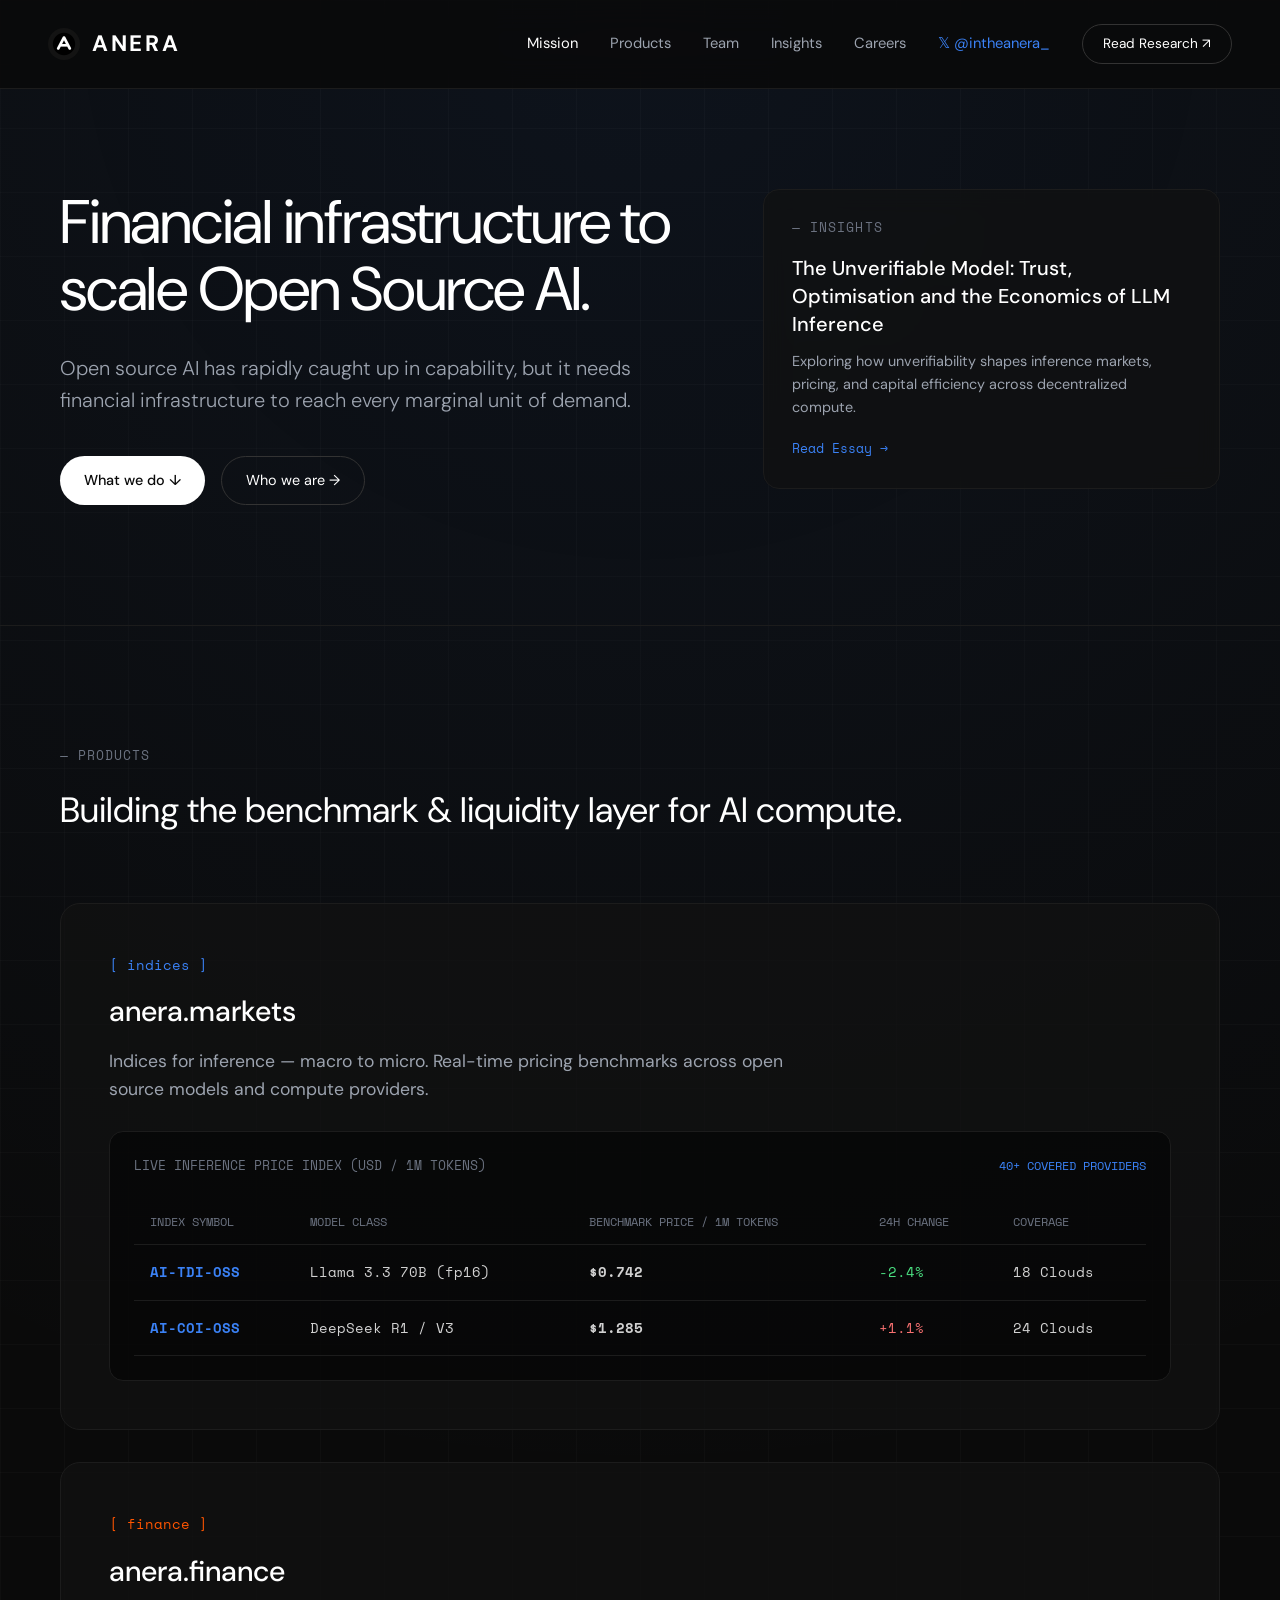
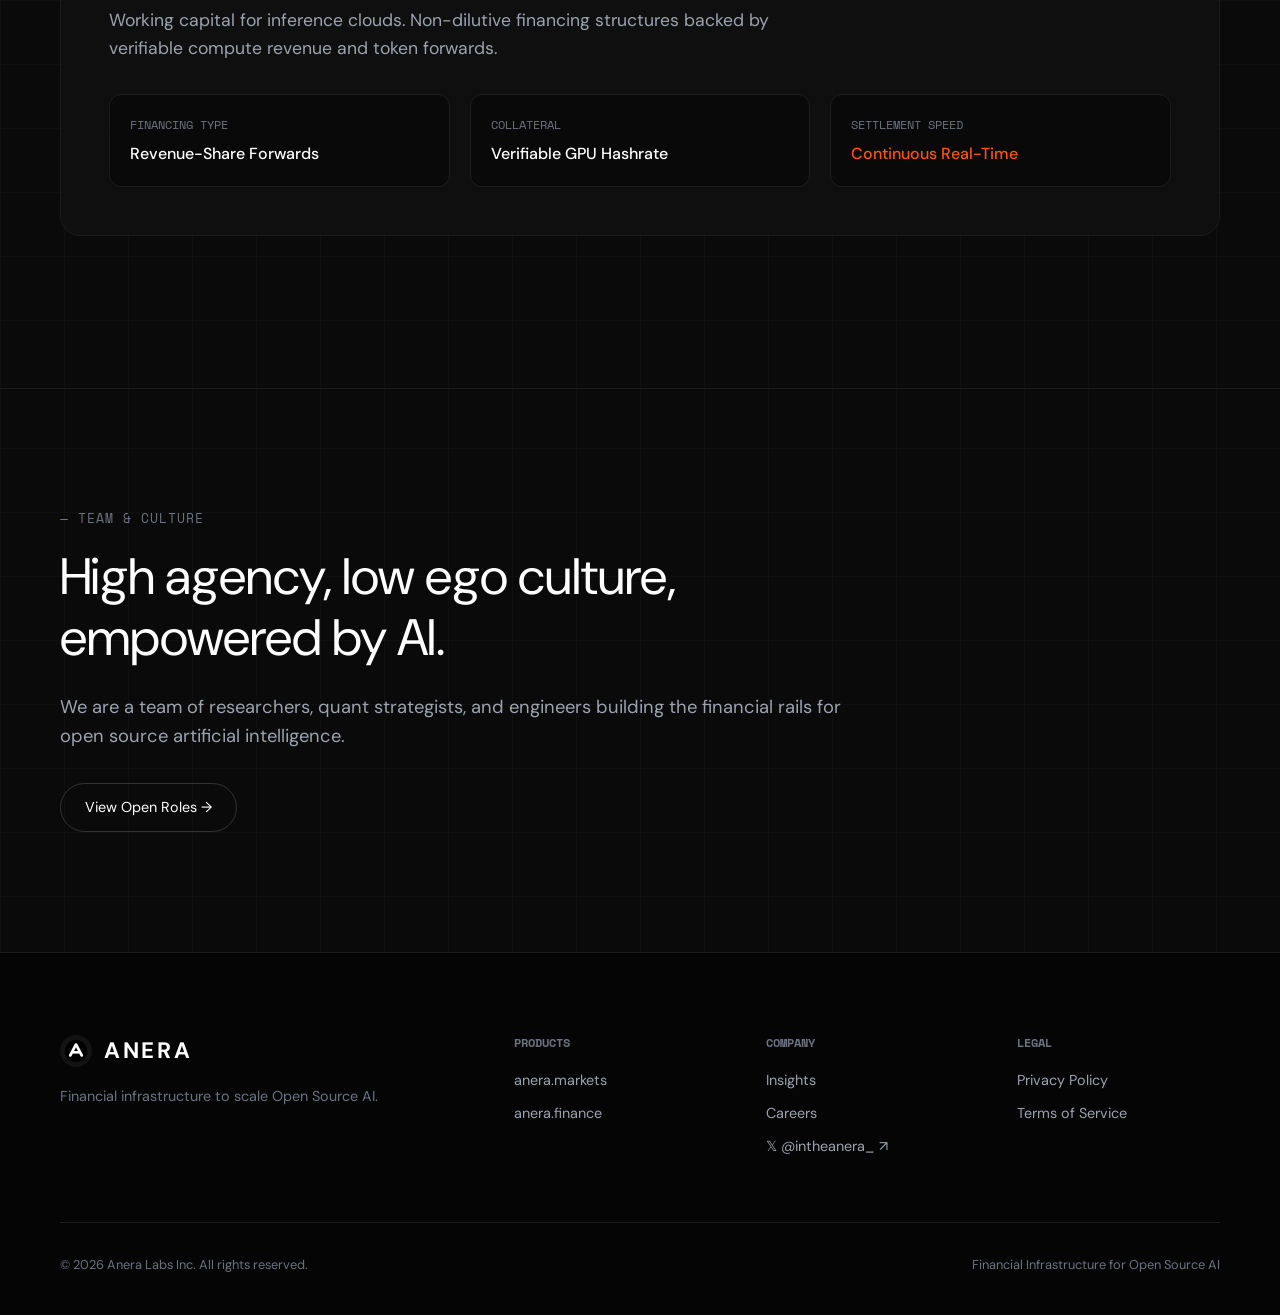
<file: index.html>
<!DOCTYPE html>
<html lang="en">
<head>
  <meta charset="utf-8" />
  <meta name="viewport" content="width=device-width, initial-scale=1" />
  <meta name="virtual-protocol-site-verification" content="339cc71b25d62fe605eab6b9a2bfd3e9" />
  <title>Anera Labs — Financial infrastructure for Open Source AI</title>
  <meta name="description" content="Financial infrastructure to scale Open Source AI. Indices, derivatives, and capital markets for GPU inference." />
  <meta name="theme-color" content="#0a0a0a" />
  <link rel="icon" type="image/x-icon" href="favicon.svg" />
  <link rel="stylesheet" href="styles.css" />
  <meta property="og:title" content="Anera Labs — Financial infrastructure for Open Source AI" />
  <meta property="og:description" content="Financial infrastructure to scale Open Source AI." />
</head>
<body>

  <!-- Top Sticky Navigation Bar -->
  <header class="navbar-anera">
    <a href="index.html" class="brand-logo-anera" style="display: flex; align-items: center; gap: 12px;">
      <img src="logo.png" alt="Anera logo" style="width: 32px; height: 32px; border-radius: 50%; object-fit: cover;">
      ANERA
    </a>

    <div class="desktop-nav-links" style="display: flex; align-items: center; gap: 32px;">
      <nav class="nav-links-anera">
        <a href="#top" class="nav-link-anera active">Mission</a>
        <a href="#products" class="nav-link-anera">Products</a>
        <a href="#team" class="nav-link-anera">Team</a>
        <a href="insights.html" class="nav-link-anera">Insights</a>
        <a href="careers.html" class="nav-link-anera">Careers</a>
        <a href="https://x.com/intheanera_" target="_blank" class="nav-link-anera" style="color: var(--accent-cyan);">𝕏 @intheanera_</a>
      </nav>

      <a href="insights.html" class="btn-anera-outline" style="padding: 8px 20px; font-size: 0.85rem;">Read Research ↗</a>
    </div>

    <!-- Mobile Hamburger Button -->
    <button class="btn-hamburger-anera" onclick="toggleMobileMenuAnera()" aria-label="Open menu">
      <div>
        <span></span>
        <span></span>
        <span></span>
      </div>
    </button>
  </header>

  <!-- Mobile Menu Drawer -->
  <div id="mobileMenuDrawerAnera" class="mobile-menu-drawer-anera">
    <div style="display: flex; justify-content: space-between; align-items: center;">
      <a href="index.html" class="brand-logo-anera" onclick="toggleMobileMenuAnera()">ANERA</a>
      <button style="background: transparent; border: none; font-size: 2rem; color: var(--text-white);" onclick="toggleMobileMenuAnera()">&times;</button>
    </div>

    <div style="display: flex; flex-direction: column; gap: 24px; font-family: var(--font-sans); font-size: 1.25rem; font-weight: 400; margin-top: 40px;">
      <a href="#top" style="color: var(--text-white);" onclick="toggleMobileMenuAnera()">Mission</a>
      <a href="#products" style="color: var(--text-muted);" onclick="toggleMobileMenuAnera()">Products</a>
      <a href="#team" style="color: var(--text-muted);" onclick="toggleMobileMenuAnera()">Team</a>
      <a href="insights.html" style="color: var(--text-muted);" onclick="toggleMobileMenuAnera()">Insights</a>
      <a href="careers.html" style="color: var(--text-muted);" onclick="toggleMobileMenuAnera()">Careers</a>
    </div>

    <div style="margin-top: auto;">
      <a href="insights.html" class="btn-anera-primary" style="width: 100%; text-align: center;">Read Research ↗</a>
    </div>
  </div>

  <!-- HERO SECTION -->
  <section id="top" class="hero-anera">
    <div class="wrap-container">
      <div class="hero-grid-anera">
        
        <!-- Left Hero Copy -->
        <div>
          <h1 class="hero-h1-anera">Financial infrastructure to scale Open Source AI.</h1>
          
          <p class="hero-subtitle-anera">
            Open source AI has rapidly caught up in capability, but it needs financial infrastructure to reach every marginal unit of demand.
          </p>

          <div style="display: flex; gap: 16px; flex-wrap: wrap;">
            <a href="#products" class="btn-anera-primary">What we do ↓</a>
            <a href="#team" class="btn-anera-outline">Who we are →</a>
          </div>
        </div>

        <!-- Right Insights Widget Box -->
        <div>
          <div class="insights-widget-card">
            <div class="widget-label-mono">— INSIGHTS</div>
            
            <a href="post-unverifiable-model.html" style="display: block;">
              <h3 style="font-family: var(--font-sans); font-size: 1.25rem; font-weight: 500; color: var(--text-white); margin-bottom: 12px; line-height: 1.4;">
                The Unverifiable Model: Trust, Optimisation and the Economics of LLM Inference
              </h3>
              <p style="font-size: 0.9rem; color: var(--text-muted); line-height: 1.6; margin-bottom: 20px;">
                Exploring how unverifiability shapes inference markets, pricing, and capital efficiency across decentralized compute.
              </p>
              <div style="font-family: var(--font-mono); font-size: 0.8rem; color: var(--accent-cyan);">
                Read Essay →
              </div>
            </a>
          </div>
        </div>

      </div>
    </div>
  </section>

  <!-- PRODUCTS SECTION -->
  <section id="products" class="products-section-anera">
    <div class="wrap-container">
      <div style="margin-bottom: 64px;">
        <div class="widget-label-mono">— PRODUCTS</div>
        <h2 style="font-family: var(--font-sans); font-size: 2.2rem; font-weight: 400; color: var(--text-white);">
          Building the benchmark & liquidity layer for AI compute.
        </h2>
      </div>

      <!-- Product 1: anera.markets -->
      <div class="product-card-anera">
        <div class="tag-cyan">[ indices ]</div>
        <h3 style="font-size: 1.8rem; font-weight: 500; color: var(--text-white); margin-bottom: 12px;">anera.markets</h3>
        <p style="font-size: 1.1rem; color: var(--text-muted); max-width: 720px; margin-bottom: 28px;">
          Indices for inference — macro to micro. Real-time pricing benchmarks across open source models and compute providers.
        </p>

        <!-- Interactive Benchmark Table -->
        <div style="background: rgba(0,0,0,0.5); border: 1px solid var(--stroke); border-radius: 14px; padding: 24px; overflow-x: auto;">
          <div style="display: flex; justify-content: space-between; align-items: center; margin-bottom: 16px;">
            <div style="font-family: var(--font-mono); font-size: 0.8rem; color: var(--text-subtle);">LIVE INFERENCE PRICE INDEX (USD / 1M TOKENS)</div>
            <div style="font-family: var(--font-mono); font-size: 0.75rem; color: var(--accent-cyan);">40+ COVERED PROVIDERS</div>
          </div>

          <table class="index-table-sim">
            <thead>
              <tr>
                <th>Index Symbol</th>
                <th>Model Class</th>
                <th>Benchmark Price / 1M Tokens</th>
                <th>24h Change</th>
                <th>Coverage</th>
              </tr>
            </thead>
            <tbody>
              <tr>
                <td style="color: var(--accent-cyan); font-weight: 700;">AI-TDI-OSS</td>
                <td>Llama 3.3 70B (fp16)</td>
                <td id="valAiraTdi" style="font-weight: 700;">$0.742</td>
                <td style="color: #4ade80;">-2.4%</td>
                <td>18 Clouds</td>
              </tr>
              <tr>
                <td style="color: var(--accent-cyan); font-weight: 700;">AI-COI-OSS</td>
                <td>DeepSeek R1 / V3</td>
                <td id="valAiraCoi" style="font-weight: 700;">$1.285</td>
                <td style="color: #f87171;">+1.1%</td>
                <td>24 Clouds</td>
              </tr>
            </tbody>
          </table>
        </div>
      </div>

      <!-- Product 2: anera.finance -->
      <div class="product-card-anera">
        <div class="tag-orange">[ finance ]</div>
        <h3 style="font-size: 1.8rem; font-weight: 500; color: var(--text-white); margin-bottom: 12px;">anera.finance</h3>
        <p style="font-size: 1.1rem; color: var(--text-muted); max-width: 720px; margin-bottom: 24px;">
          Working capital for inference clouds. Non-dilutive financing structures backed by verifiable compute revenue and token forwards.
        </p>

        <div style="display: grid; grid-template-columns: repeat(3, 1fr); gap: 20px; margin-top: 32px;">
          <div style="background: rgba(0,0,0,0.4); border: 1px solid var(--stroke); border-radius: 12px; padding: 20px;">
            <div style="font-family: var(--font-mono); font-size: 0.75rem; color: var(--text-subtle);">FINANCING TYPE</div>
            <div style="font-size: 1rem; font-weight: 500; color: var(--text-white); margin-top: 6px;">Revenue-Share Forwards</div>
          </div>
          <div style="background: rgba(0,0,0,0.4); border: 1px solid var(--stroke); border-radius: 12px; padding: 20px;">
            <div style="font-family: var(--font-mono); font-size: 0.75rem; color: var(--text-subtle);">COLLATERAL</div>
            <div style="font-size: 1rem; font-weight: 500; color: var(--text-white); margin-top: 6px;">Verifiable GPU Hashrate</div>
          </div>
          <div style="background: rgba(0,0,0,0.4); border: 1px solid var(--stroke); border-radius: 12px; padding: 20px;">
            <div style="font-family: var(--font-mono); font-size: 0.75rem; color: var(--text-subtle);">SETTLEMENT SPEED</div>
            <div style="font-size: 1rem; font-weight: 500; color: var(--accent-orange); margin-top: 6px;">Continuous Real-Time</div>
          </div>
        </div>
      </div>

    </div>
  </section>

  <!-- TEAM SECTION -->
  <section id="team" class="team-section-anera">
    <div class="wrap-container">
      <div style="max-width: 800px;">
        <div class="widget-label-mono">— TEAM & CULTURE</div>
        <h2 style="font-family: var(--font-sans); font-size: clamp(32px, 4vw, 52px); font-weight: 400; color: var(--text-white); margin-bottom: 24px; line-height: 1.2;">
          High agency, low ego culture, empowered by AI.
        </h2>
        <p style="font-size: 1.15rem; color: var(--text-muted); line-height: 1.6; margin-bottom: 32px;">
          We are a team of researchers, quant strategists, and engineers building the financial rails for open source artificial intelligence.
        </p>

        <a href="careers.html" class="btn-anera-outline">View Open Roles →</a>
      </div>
    </div>
  </section>

  <!-- FOOTER -->
  <footer class="footer-anera">
    <div class="wrap-container">
      <div class="footer-top-grid">
        <div>
          <div class="brand-logo-anera" style="margin-bottom: 16px; display: flex; align-items: center; gap: 12px;">
            <img src="logo.png" alt="Anera logo" style="width: 32px; height: 32px; border-radius: 50%; object-fit: cover;">
            ANERA
          </div>
          <p style="font-size: 0.9rem; color: var(--text-subtle); max-width: 320px; line-height: 1.6;">
            Financial infrastructure to scale Open Source AI.
          </p>
        </div>

        <div>
          <h4 style="font-family: var(--font-mono); font-size: 0.75rem; color: var(--text-subtle); text-transform: uppercase; margin-bottom: 16px;">Products</h4>
          <div style="display: flex; flex-direction: column; gap: 10px; font-size: 0.9rem; color: var(--text-muted);">
            <a href="#products">anera.markets</a>
            <a href="#products">anera.finance</a>
          </div>
        </div>

        <div>
          <h4 style="font-family: var(--font-mono); font-size: 0.75rem; color: var(--text-subtle); text-transform: uppercase; margin-bottom: 16px;">Company</h4>
          <div style="display: flex; flex-direction: column; gap: 10px; font-size: 0.9rem; color: var(--text-muted);">
            <a href="insights.html">Insights</a>
            <a href="careers.html">Careers</a>
            <a href="https://x.com/intheanera_" target="_blank">𝕏 @intheanera_ ↗</a>
          </div>
        </div>

        <div>
          <h4 style="font-family: var(--font-mono); font-size: 0.75rem; color: var(--text-subtle); text-transform: uppercase; margin-bottom: 16px;">Legal</h4>
          <div style="display: flex; flex-direction: column; gap: 10px; font-size: 0.9rem; color: var(--text-muted);">
            <a href="privacy.html">Privacy Policy</a>
            <a href="terms.html">Terms of Service</a>
          </div>
        </div>
      </div>

      <div style="padding-top: 32px; border-top: 1px solid var(--stroke); display: flex; justify-content: space-between; font-size: 0.8rem; color: var(--text-subtle);">
        <span>&copy; 2026 Anera Labs Inc. All rights reserved.</span>
        <span>Financial Infrastructure for Open Source AI</span>
      </div>
    </div>
  </footer>

  <script src="app.js"></script>
</body>
</html>
</file>
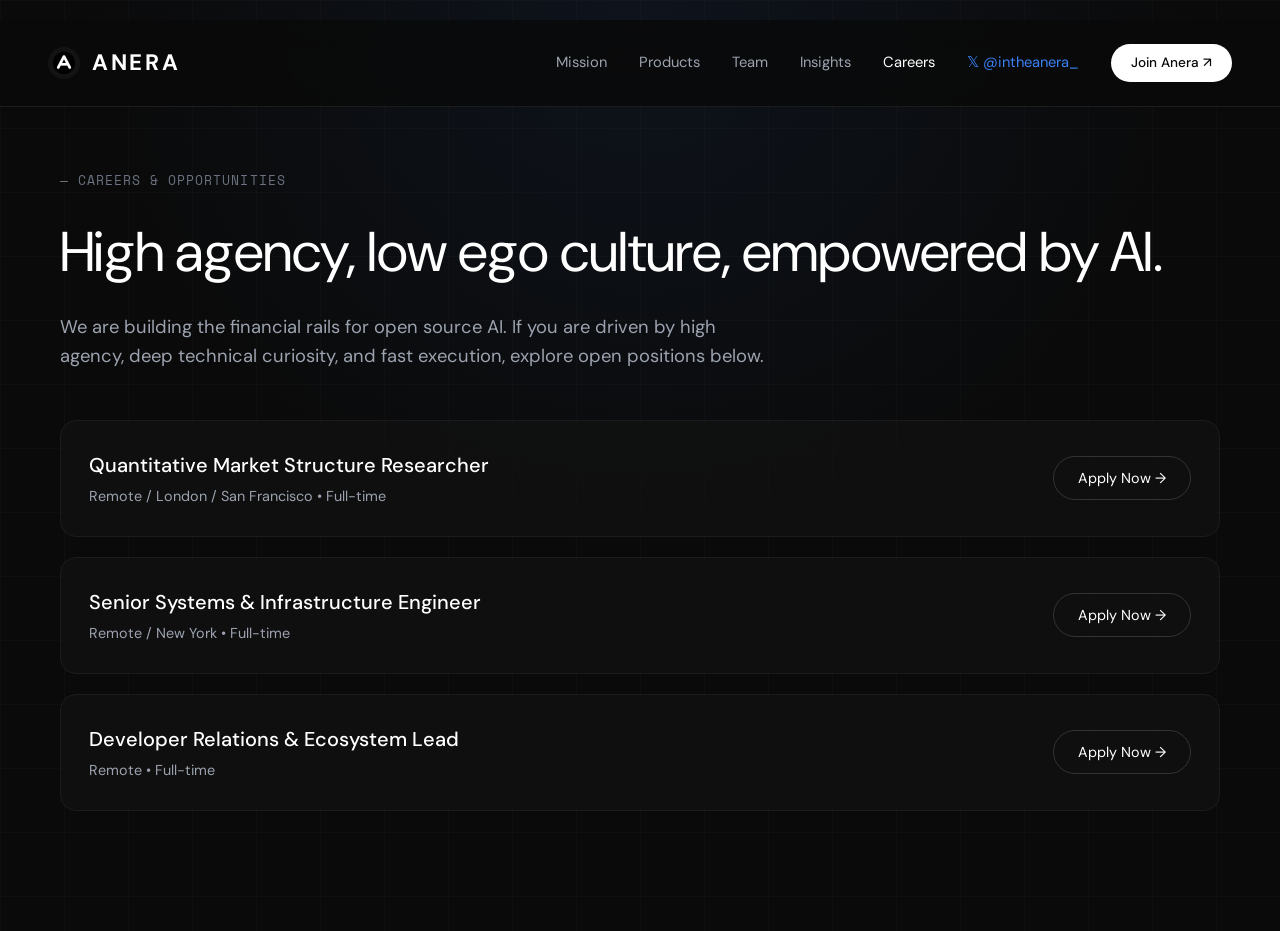
<file: careers.html>
<!DOCTYPE html>
<html lang="en">
<head>
  <meta charset="utf-8" />
  <meta name="viewport" content="width=device-width, initial-scale=1" />
  <meta name="virtual-protocol-site-verification" content="685e020e833aa058105c71472c60a463" />
  <title>Careers & Open Roles | Anera Labs</title>
  <meta name="description" content="Join Anera Labs building financial infrastructure for Open Source AI. High agency, low ego culture." />
  <link rel="icon" type="image/x-icon" href="favicon.svg" />
  <link rel="stylesheet" href="styles.css" />
</head>
<body style="padding-top: 20px;">

  <!-- Top Sticky Navigation Bar -->
  <header class="navbar-anera">
    <a href="index.html" class="brand-logo-anera" style="display: flex; align-items: center; gap: 12px;">
      <img src="logo.png" alt="Anera logo" style="width: 32px; height: 32px; border-radius: 50%; object-fit: cover;">
      ANERA
    </a>

    <div class="desktop-nav-links" style="display: flex; align-items: center; gap: 32px;">
      <nav class="nav-links-anera">
        <a href="index.html#top" class="nav-link-anera">Mission</a>
        <a href="index.html#products" class="nav-link-anera">Products</a>
        <a href="index.html#team" class="nav-link-anera">Team</a>
        <a href="insights.html" class="nav-link-anera">Insights</a>
        <a href="careers.html" class="nav-link-anera active">Careers</a>
        <a href="https://x.com/intheanera_" target="_blank" class="nav-link-anera" style="color: var(--accent-cyan);">𝕏 @intheanera_</a>
      </nav>

      <a href="careers.html" class="btn-anera-primary" style="padding: 8px 20px; font-size: 0.85rem;">Join Anera ↗</a>
    </div>
  </header>

  <div class="wrap-container" style="padding-top: 64px; padding-bottom: 120px;">
    <div class="widget-label-mono">— CAREERS & OPPORTUNITIES</div>
    
    <h1 style="font-family: var(--font-sans); font-size: clamp(36px, 4.5vw, 56px); font-weight: 400; color: var(--text-white); margin-bottom: 16px;">
      High agency, low ego culture, empowered by AI.
    </h1>
    <p style="font-size: 1.15rem; color: var(--text-muted); max-width: 720px; margin-bottom: 48px; line-height: 1.6;">
      We are building the financial rails for open source AI. If you are driven by high agency, deep technical curiosity, and fast execution, explore open positions below.
    </p>

    <!-- Open Roles Grid -->
    <div style="display: flex; flex-direction: column; gap: 20px;">
      
      <div style="background: var(--bg-card); border: 1px solid var(--stroke); border-radius: 16px; padding: 28px; display: flex; justify-content: space-between; align-items: center; flex-wrap: wrap; gap: 16px;">
        <div>
          <h3 style="font-size: 1.25rem; font-weight: 500; color: var(--text-white); margin-bottom: 4px;">Quantitative Market Structure Researcher</h3>
          <p style="font-size: 0.9rem; color: var(--text-muted);">Remote / London / San Francisco • Full-time</p>
        </div>
        <button class="btn-anera-outline" onclick="showAneraToast('📩 Application sent to careers@aneralabs.xyz!')">Apply Now →</button>
      </div>

      <div style="background: var(--bg-card); border: 1px solid var(--stroke); border-radius: 16px; padding: 28px; display: flex; justify-content: space-between; align-items: center; flex-wrap: wrap; gap: 16px;">
        <div>
          <h3 style="font-size: 1.25rem; font-weight: 500; color: var(--text-white); margin-bottom: 4px;">Senior Systems & Infrastructure Engineer</h3>
          <p style="font-size: 0.9rem; color: var(--text-muted);">Remote / New York • Full-time</p>
        </div>
        <button class="btn-anera-outline" onclick="showAneraToast('📩 Application sent to careers@aneralabs.xyz!')">Apply Now →</button>
      </div>

      <div style="background: var(--bg-card); border: 1px solid var(--stroke); border-radius: 16px; padding: 28px; display: flex; justify-content: space-between; align-items: center; flex-wrap: wrap; gap: 16px;">
        <div>
          <h3 style="font-size: 1.25rem; font-weight: 500; color: var(--text-white); margin-bottom: 4px;">Developer Relations & Ecosystem Lead</h3>
          <p style="font-size: 0.9rem; color: var(--text-muted);">Remote • Full-time</p>
        </div>
        <button class="btn-anera-outline" onclick="showAneraToast('📩 Application sent to careers@aneralabs.xyz!')">Apply Now →</button>
      </div>

    </div>
  </div>

  <script src="app.js"></script>
</body>
</html>
</file>
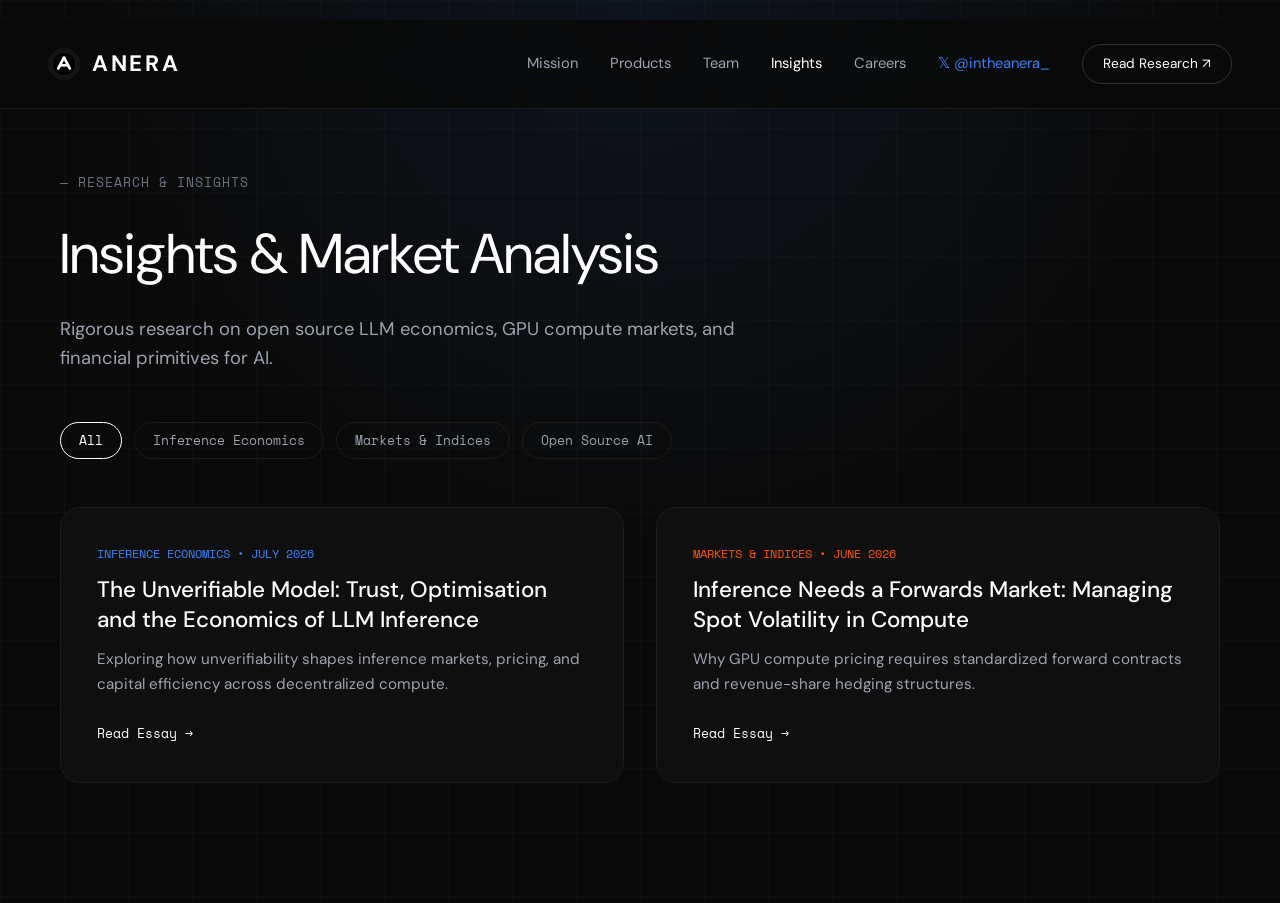
<file: insights.html>
<!DOCTYPE html>
<html lang="en">
<head>
  <meta charset="utf-8" />
  <meta name="viewport" content="width=device-width, initial-scale=1" />
  <meta name="virtual-protocol-site-verification" content="685e020e833aa058105c71472c60a463" />
  <title>Insights & Research | Anera Labs</title>
  <meta name="description" content="Research essays and market analyses on Open Source AI, inference economics, and compute financial infrastructure." />
  <link rel="icon" type="image/x-icon" href="favicon.svg" />
  <link rel="stylesheet" href="styles.css" />
</head>
<body style="padding-top: 20px;">

  <!-- Top Sticky Navigation Bar -->
  <header class="navbar-anera">
    <a href="index.html" class="brand-logo-anera" style="display: flex; align-items: center; gap: 12px;">
      <img src="logo.png" alt="Anera logo" style="width: 32px; height: 32px; border-radius: 50%; object-fit: cover;">
      ANERA
    </a>

    <div class="desktop-nav-links" style="display: flex; align-items: center; gap: 32px;">
      <nav class="nav-links-anera">
        <a href="index.html#top" class="nav-link-anera">Mission</a>
        <a href="index.html#products" class="nav-link-anera">Products</a>
        <a href="index.html#team" class="nav-link-anera">Team</a>
        <a href="insights.html" class="nav-link-anera active">Insights</a>
        <a href="careers.html" class="nav-link-anera">Careers</a>
        <a href="https://x.com/intheanera_" target="_blank" class="nav-link-anera" style="color: var(--accent-cyan);">𝕏 @intheanera_</a>
      </nav>

      <a href="insights.html" class="btn-anera-outline" style="padding: 8px 20px; font-size: 0.85rem;">Read Research ↗</a>
    </div>
  </header>

  <div class="wrap-container" style="padding-top: 64px; padding-bottom: 120px;">
    <div class="widget-label-mono">— RESEARCH & INSIGHTS</div>
    
    <h1 style="font-family: var(--font-sans); font-size: clamp(36px, 4.5vw, 56px); font-weight: 400; color: var(--text-white); margin-bottom: 16px;">
      Insights & Market Analysis
    </h1>
    <p style="font-size: 1.15rem; color: var(--text-muted); max-width: 680px; margin-bottom: 48px;">
      Rigorous research on open source LLM economics, GPU compute markets, and financial primitives for AI.
    </p>

    <!-- Tag Filter Bar -->
    <div style="display: flex; gap: 12px; margin-bottom: 48px; flex-wrap: wrap;">
      <button class="insights-tag-btn" data-category="all" style="padding: 8px 18px; border-radius: 9999px; border: 1px solid var(--text-white); background: transparent; color: var(--text-white); font-family: var(--font-mono); font-size: 0.8rem;">All</button>
      <button class="insights-tag-btn" data-category="inference" style="padding: 8px 18px; border-radius: 9999px; border: 1px solid var(--stroke); background: transparent; color: var(--text-muted); font-family: var(--font-mono); font-size: 0.8rem;">Inference Economics</button>
      <button class="insights-tag-btn" data-category="markets" style="padding: 8px 18px; border-radius: 9999px; border: 1px solid var(--stroke); background: transparent; color: var(--text-muted); font-family: var(--font-mono); font-size: 0.8rem;">Markets & Indices</button>
      <button class="insights-tag-btn" data-category="opensource" style="padding: 8px 18px; border-radius: 9999px; border: 1px solid var(--stroke); background: transparent; color: var(--text-muted); font-family: var(--font-mono); font-size: 0.8rem;">Open Source AI</button>
    </div>

    <!-- Blog Posts Grid -->
    <div style="display: grid; grid-template-columns: repeat(2, 1fr); gap: 32px;">
      
      <!-- Post 1 -->
      <div class="insight-post-card" data-category="inference" style="background: var(--bg-card); border: 1px solid var(--stroke); border-radius: 20px; padding: 36px;">
        <div style="font-family: var(--font-mono); font-size: 0.75rem; color: var(--accent-cyan); margin-bottom: 12px;">INFERENCE ECONOMICS • JULY 2026</div>
        <a href="post-unverifiable-model.html">
          <h2 style="font-size: 1.4rem; font-weight: 500; color: var(--text-white); margin-bottom: 12px; line-height: 1.35;">
            The Unverifiable Model: Trust, Optimisation and the Economics of LLM Inference
          </h2>
          <p style="color: var(--text-muted); font-size: 0.95rem; line-height: 1.6; margin-bottom: 24px;">
            Exploring how unverifiability shapes inference markets, pricing, and capital efficiency across decentralized compute.
          </p>
          <span style="font-family: var(--font-mono); font-size: 0.82rem; color: var(--text-white);">Read Essay →</span>
        </a>
      </div>

      <!-- Post 2 -->
      <div class="insight-post-card" data-category="markets" style="background: var(--bg-card); border: 1px solid var(--stroke); border-radius: 20px; padding: 36px;">
        <div style="font-family: var(--font-mono); font-size: 0.75rem; color: var(--accent-orange); margin-bottom: 12px;">MARKETS & INDICES • JUNE 2026</div>
        <a href="#">
          <h2 style="font-size: 1.4rem; font-weight: 500; color: var(--text-white); margin-bottom: 12px; line-height: 1.35;">
            Inference Needs a Forwards Market: Managing Spot Volatility in Compute
          </h2>
          <p style="color: var(--text-muted); font-size: 0.95rem; line-height: 1.6; margin-bottom: 24px;">
            Why GPU compute pricing requires standardized forward contracts and revenue-share hedging structures.
          </p>
          <span style="font-family: var(--font-mono); font-size: 0.82rem; color: var(--text-white);">Read Essay →</span>
        </a>
      </div>

    </div>
  </div>

  <script src="app.js"></script>
</body>
</html>
</file>
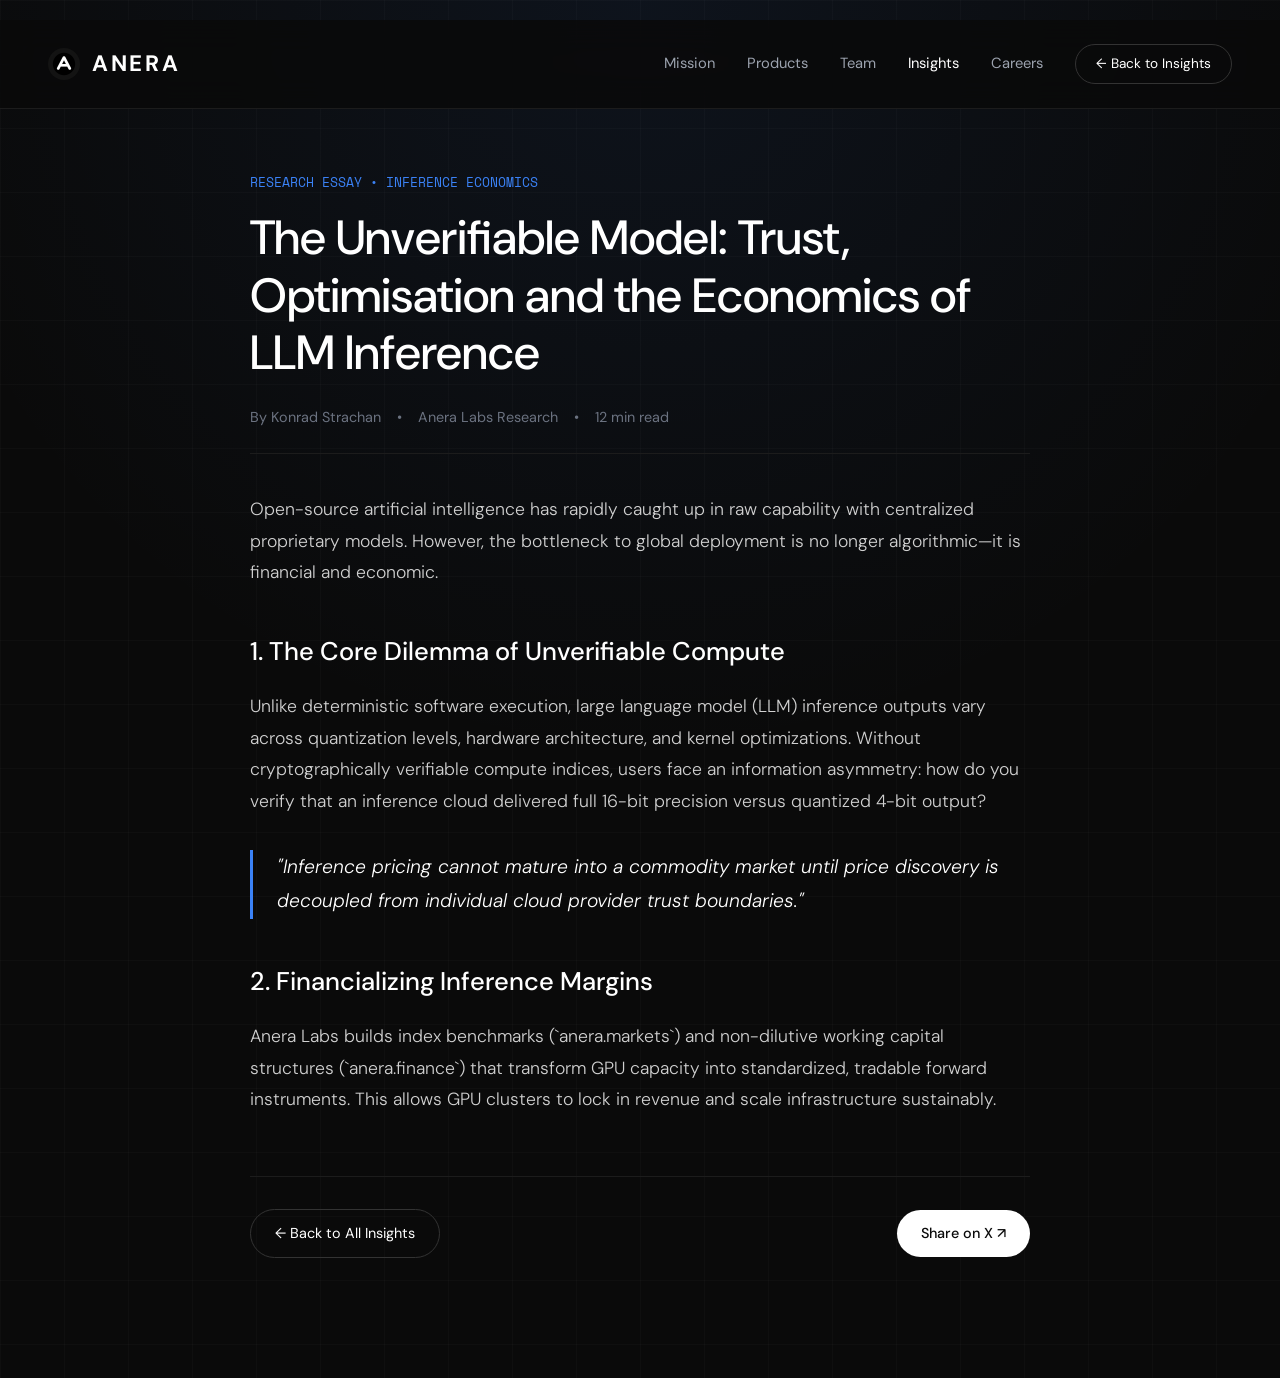
<file: post-unverifiable-model.html>
<!DOCTYPE html>
<html lang="en">
<head>
  <meta charset="utf-8" />
  <meta name="viewport" content="width=device-width, initial-scale=1" />
  <meta name="virtual-protocol-site-verification" content="685e020e833aa058105c71472c60a463" />
  <title>The Unverifiable Model: Trust, Optimisation and LLM Inference | Anera Labs</title>
  <meta name="description" content="Exploring how unverifiability shapes inference markets, pricing, and capital efficiency across decentralized compute." />
  <link rel="icon" type="image/x-icon" href="favicon.svg" />
  <link rel="stylesheet" href="styles.css" />
</head>
<body style="padding-top: 20px;">

  <!-- Top Sticky Navigation Bar -->
  <header class="navbar-anera">
    <a href="index.html" class="brand-logo-anera" style="display: flex; align-items: center; gap: 12px;">
      <img src="logo.png" alt="Anera logo" style="width: 32px; height: 32px; border-radius: 50%; object-fit: cover;">
      ANERA
    </a>

    <div class="desktop-nav-links" style="display: flex; align-items: center; gap: 32px;">
      <nav class="nav-links-anera">
        <a href="index.html#top" class="nav-link-anera">Mission</a>
        <a href="index.html#products" class="nav-link-anera">Products</a>
        <a href="index.html#team" class="nav-link-anera">Team</a>
        <a href="insights.html" class="nav-link-anera active">Insights</a>
        <a href="careers.html" class="nav-link-anera">Careers</a>
      </nav>

      <a href="insights.html" class="btn-anera-outline" style="padding: 8px 20px; font-size: 0.85rem;">← Back to Insights</a>
    </div>
  </header>

  <div class="wrap-container" style="padding-top: 64px; padding-bottom: 120px; max-width: 860px;">
    <div style="font-family: var(--font-mono); font-size: 0.8rem; color: var(--accent-cyan); margin-bottom: 16px;">
      RESEARCH ESSAY • INFERENCE ECONOMICS
    </div>

    <h1 style="font-family: var(--font-sans); font-size: clamp(32px, 4vw, 48px); font-weight: 500; color: var(--text-white); margin-bottom: 24px; line-height: 1.2;">
      The Unverifiable Model: Trust, Optimisation and the Economics of LLM Inference
    </h1>

    <div style="display: flex; align-items: center; gap: 16px; border-bottom: 1px solid var(--stroke); padding-bottom: 24px; margin-bottom: 40px; font-size: 0.9rem; color: var(--text-subtle);">
      <span>By Konrad Strachan</span>
      <span>•</span>
      <span>Anera Labs Research</span>
      <span>•</span>
      <span>12 min read</span>
    </div>

    <!-- Essay Body -->
    <div style="font-size: 1.1rem; color: var(--text-main); line-height: 1.8; font-weight: 300;">
      <p style="margin-bottom: 28px;">
        Open-source artificial intelligence has rapidly caught up in raw capability with centralized proprietary models. However, the bottleneck to global deployment is no longer algorithmic—it is financial and economic.
      </p>

      <h2 style="font-size: 1.6rem; font-weight: 500; color: var(--text-white); margin: 40px 0 16px;">
        1. The Core Dilemma of Unverifiable Compute
      </h2>
      <p style="margin-bottom: 28px;">
        Unlike deterministic software execution, large language model (LLM) inference outputs vary across quantization levels, hardware architecture, and kernel optimizations. Without cryptographically verifiable compute indices, users face an information asymmetry: how do you verify that an inference cloud delivered full 16-bit precision versus quantized 4-bit output?
      </p>

      <blockquote style="border-left: 3px solid var(--accent-cyan); padding-left: 24px; margin: 32px 0; color: var(--text-white); font-style: italic; font-size: 1.2rem;">
        "Inference pricing cannot mature into a commodity market until price discovery is decoupled from individual cloud provider trust boundaries."
      </blockquote>

      <h2 style="font-size: 1.6rem; font-weight: 500; color: var(--text-white); margin: 40px 0 16px;">
        2. Financializing Inference Margins
      </h2>
      <p style="margin-bottom: 28px;">
        Anera Labs builds index benchmarks (`anera.markets`) and non-dilutive working capital structures (`anera.finance`) that transform GPU capacity into standardized, tradable forward instruments. This allows GPU clusters to lock in revenue and scale infrastructure sustainably.
      </p>
    </div>

    <div style="margin-top: 60px; padding-top: 32px; border-top: 1px solid var(--stroke); display: flex; justify-content: space-between; align-items: center;">
      <a href="insights.html" class="btn-anera-outline">← Back to All Insights</a>
      <a href="https://x.com/intheanera_" target="_blank" class="btn-anera-primary">Share on X ↗</a>
    </div>
  </div>

  <script src="app.js"></script>
</body>
</html>
</file>
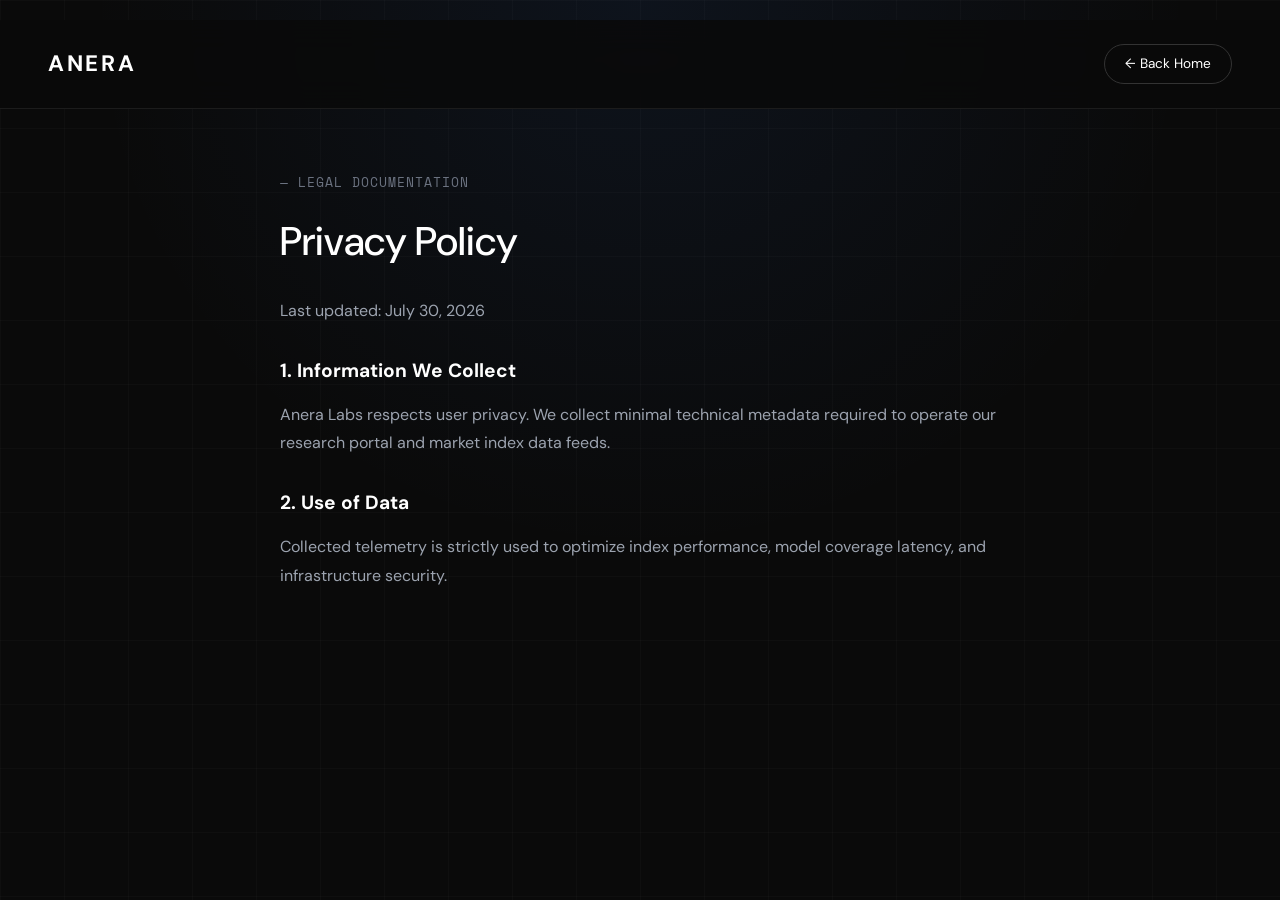
<file: privacy.html>
<!DOCTYPE html>
<html lang="en">
<head>
  <meta charset="utf-8" />
  <meta name="viewport" content="width=device-width, initial-scale=1" />
  <meta name="virtual-protocol-site-verification" content="685e020e833aa058105c71472c60a463" />
  <title>Privacy Policy | Anera Labs</title>
  <meta name="description" content="Privacy Policy for Anera Labs website and services." />
  <link rel="icon" type="image/x-icon" href="favicon.svg" />
  <link rel="stylesheet" href="styles.css" />
</head>
<body style="padding-top: 20px;">

  <!-- Top Sticky Navigation Bar -->
  <header class="navbar-anera">
    <a href="index.html" class="brand-logo-anera">ANERA</a>
    <a href="index.html" class="btn-anera-outline" style="padding: 8px 20px; font-size: 0.85rem;">← Back Home</a>
  </header>

  <div class="wrap-container" style="padding-top: 64px; padding-bottom: 120px; max-width: 800px;">
    <div class="widget-label-mono">— LEGAL DOCUMENTATION</div>
    
    <h1 style="font-family: var(--font-sans); font-size: 2.5rem; font-weight: 500; color: var(--text-white); margin-bottom: 24px;">
      Privacy Policy
    </h1>

    <div style="font-size: 1rem; color: var(--text-muted); line-height: 1.8;">
      <p style="margin-bottom: 20px;">Last updated: July 30, 2026</p>
      
      <h3 style="color: var(--text-white); font-size: 1.2rem; margin: 28px 0 12px;">1. Information We Collect</h3>
      <p style="margin-bottom: 20px;">
        Anera Labs respects user privacy. We collect minimal technical metadata required to operate our research portal and market index data feeds.
      </p>

      <h3 style="color: var(--text-white); font-size: 1.2rem; margin: 28px 0 12px;">2. Use of Data</h3>
      <p style="margin-bottom: 20px;">
        Collected telemetry is strictly used to optimize index performance, model coverage latency, and infrastructure security.
      </p>
    </div>
  </div>

  <script src="app.js"></script>
</body>
</html>
</file>
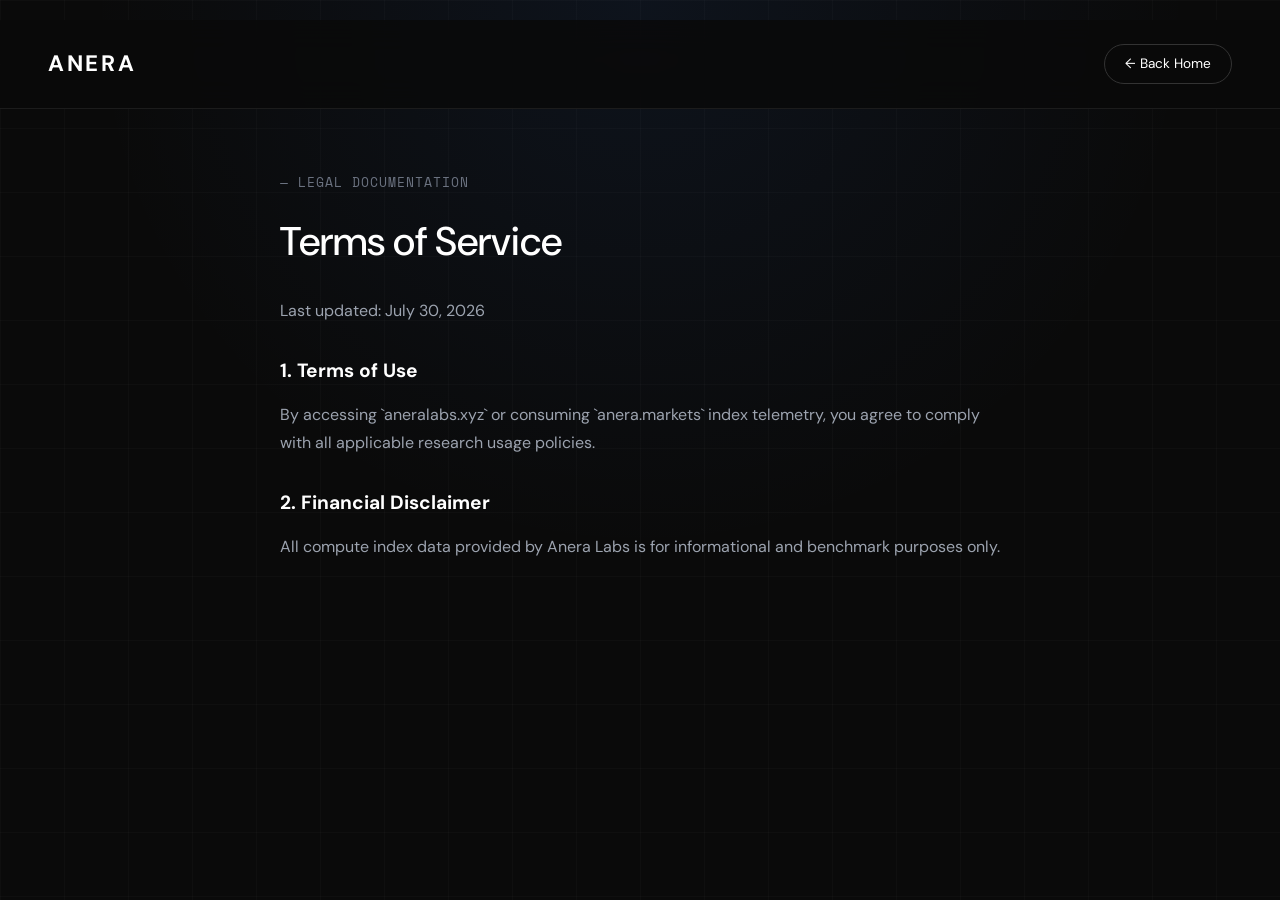
<file: terms.html>
<!DOCTYPE html>
<html lang="en">
<head>
  <meta charset="utf-8" />
  <meta name="viewport" content="width=device-width, initial-scale=1" />
  <meta name="virtual-protocol-site-verification" content="685e020e833aa058105c71472c60a463" />
  <title>Terms of Service | Anera Labs</title>
  <meta name="description" content="Terms of Service for Anera Labs website and services." />
  <link rel="icon" type="image/x-icon" href="favicon.svg" />
  <link rel="stylesheet" href="styles.css" />
</head>
<body style="padding-top: 20px;">

  <!-- Top Sticky Navigation Bar -->
  <header class="navbar-anera">
    <a href="index.html" class="brand-logo-anera">ANERA</a>
    <a href="index.html" class="btn-anera-outline" style="padding: 8px 20px; font-size: 0.85rem;">← Back Home</a>
  </header>

  <div class="wrap-container" style="padding-top: 64px; padding-bottom: 120px; max-width: 800px;">
    <div class="widget-label-mono">— LEGAL DOCUMENTATION</div>
    
    <h1 style="font-family: var(--font-sans); font-size: 2.5rem; font-weight: 500; color: var(--text-white); margin-bottom: 24px;">
      Terms of Service
    </h1>

    <div style="font-size: 1rem; color: var(--text-muted); line-height: 1.8;">
      <p style="margin-bottom: 20px;">Last updated: July 30, 2026</p>
      
      <h3 style="color: var(--text-white); font-size: 1.2rem; margin: 28px 0 12px;">1. Terms of Use</h3>
      <p style="margin-bottom: 20px;">
        By accessing `aneralabs.xyz` or consuming `anera.markets` index telemetry, you agree to comply with all applicable research usage policies.
      </p>

      <h3 style="color: var(--text-white); font-size: 1.2rem; margin: 28px 0 12px;">2. Financial Disclaimer</h3>
      <p style="margin-bottom: 20px;">
        All compute index data provided by Anera Labs is for informational and benchmark purposes only.
      </p>
    </div>
  </div>

  <script src="app.js"></script>
</body>
</html>
</file>
<file: styles.css>
/* ==========================================================================
   ANERA LABS — FINANCIAL INFRASTRUCTURE FOR OPEN SOURCE AI
   Exact 1:1 Stylesheet for aneralabs.xyz
   Fonts: DM Sans, Space Mono
   Palette: Deep Black (#0A0A0A), Cyan Accent (#3b82f6), Orange Accent (#ff5500)
   ========================================================================== */

@import url('https://fonts.googleapis.com/css2?family=DM+Sans:ital,opsz,wght@0,9..40,300;0,9..40,400;0,9..40,500;0,9..40,700;1,9..40,300;1,9..40,400&family=Space+Mono:wght@400;700&display=swap');

:root {
  --bg-black: #0a0a0a;
  --bg-subtle: #121212;
  --bg-card: rgba(18, 18, 18, 0.7);
  --bg-card-hover: rgba(26, 26, 26, 0.9);

  --accent-cyan: #3b82f6;
  --accent-orange: #ff5500;
  --accent-cyan-glow: rgba(59, 130, 246, 0.2);
  --accent-orange-glow: rgba(255, 85, 0, 0.2);

  --text-white: #ffffff;
  --text-main: #d1d1d1;
  --text-muted: #9ca3af;
  --text-subtle: #6b7280;

  --stroke: #1c1c1c;
  --stroke-hover: #333333;

  --font-sans: 'DM Sans', -apple-system, BlinkMacSystemFont, 'Segoe UI', Roboto, sans-serif;
  --font-mono: 'Space Mono', monospace;
}

*, *::before, *::after {
  box-sizing: border-box;
  margin: 0;
  padding: 0;
}

html {
  scroll-behavior: smooth;
  font-size: 16px;
  background-color: var(--bg-black);
  color: var(--text-main);
  font-family: var(--font-sans);
  -webkit-font-smoothing: antialiased;
}

body {
  min-height: 100vh;
  position: relative;
  overflow-x: hidden;
  line-height: 1.6;
  background-color: var(--bg-black);
  background-image: 
    radial-gradient(circle at 50% 0%, rgba(59, 130, 246, 0.08) 0%, transparent 50%),
    linear-gradient(rgba(255, 255, 255, 0.02) 1px, transparent 1px),
    linear-gradient(90deg, rgba(255, 255, 255, 0.02) 1px, transparent 1px);
  background-size: 100% 100%, 64px 64px, 64px 64px;
}

a {
  color: inherit;
  text-decoration: none;
}

button {
  font-family: inherit;
  cursor: pointer;
}

/* Layout Container */
.wrap-container {
  max-width: 1240px;
  margin: 0 auto;
  padding: 0 40px;
}

/* Top Sticky Navigation Bar */
.navbar-anera {
  display: flex;
  align-items: center;
  justify-content: space-between;
  padding: 24px 48px;
  background: rgba(10, 10, 10, 0.85);
  backdrop-filter: blur(16px);
  position: sticky;
  top: 0;
  z-index: 100;
  border-bottom: 1px solid var(--stroke);
}

.brand-logo-anera {
  font-family: var(--font-sans);
  font-size: 1.4rem;
  font-weight: 700;
  letter-spacing: 0.12em;
  color: var(--text-white);
  text-transform: uppercase;
}

.nav-links-anera {
  display: flex;
  align-items: center;
  gap: 32px;
  font-size: 0.92rem;
  font-weight: 400;
  color: var(--text-muted);
}

.nav-link-anera {
  transition: color 0.2s ease;
  position: relative;
}

.nav-link-anera:hover, .nav-link-anera.active {
  color: var(--text-white);
}

/* Buttons */
.btn-anera-primary {
  background: var(--text-white);
  color: var(--bg-black);
  padding: 12px 24px;
  border-radius: 9999px;
  border: none;
  font-family: var(--font-sans);
  font-size: 0.9rem;
  font-weight: 500;
  transition: all 0.2s ease;
  display: inline-flex;
  align-items: center;
  justify-content: center;
  gap: 8px;
}

.btn-anera-primary:hover {
  background: #e5e5e5;
  transform: translateY(-1px);
}

.btn-anera-outline {
  background: transparent;
  color: var(--text-white);
  padding: 12px 24px;
  border-radius: 9999px;
  border: 1px solid var(--stroke-hover);
  font-family: var(--font-sans);
  font-size: 0.9rem;
  font-weight: 400;
  transition: all 0.2s ease;
  display: inline-flex;
  align-items: center;
  justify-content: center;
  gap: 8px;
}

.btn-anera-outline:hover {
  border-color: var(--text-white);
  background: rgba(255, 255, 255, 0.05);
}

/* Hero Section */
.hero-anera {
  padding: 100px 0 120px;
  border-bottom: 1px solid var(--stroke);
}

.hero-grid-anera {
  display: grid;
  grid-template-columns: 1.4fr 1fr;
  gap: 64px;
  align-items: start;
}

h1.hero-h1-anera {
  font-family: var(--font-sans);
  font-size: clamp(40px, 4.8vw, 68px);
  line-height: 1.1;
  font-weight: 400;
  letter-spacing: -0.02em;
  color: var(--text-white);
  margin-bottom: 28px;
}

.hero-subtitle-anera {
  font-size: 1.25rem;
  font-weight: 300;
  color: var(--text-muted);
  line-height: 1.6;
  max-width: 640px;
  margin-bottom: 40px;
}

/* Right Sidebar Insights Preview Widget */
.insights-widget-card {
  background: var(--bg-card);
  border: 1px solid var(--stroke);
  border-radius: 16px;
  padding: 28px;
  backdrop-filter: blur(12px);
  transition: border-color 0.2s ease;
}

.insights-widget-card:hover {
  border-color: var(--stroke-hover);
}

.widget-label-mono {
  font-family: var(--font-mono);
  font-size: 0.8rem;
  color: var(--text-subtle);
  letter-spacing: 0.08em;
  text-transform: uppercase;
  margin-bottom: 16px;
}

/* Products Section */
.products-section-anera {
  padding: 120px 0;
  border-bottom: 1px solid var(--stroke);
}

.product-card-anera {
  background: var(--bg-card);
  border: 1px solid var(--stroke);
  border-radius: 20px;
  padding: 48px;
  margin-bottom: 32px;
  transition: all 0.3s ease;
}

.product-card-anera:hover {
  border-color: var(--stroke-hover);
  background: var(--bg-card-hover);
}

.tag-cyan {
  font-family: var(--font-mono);
  font-size: 0.85rem;
  color: var(--accent-cyan);
  margin-bottom: 12px;
  display: inline-block;
}

.tag-orange {
  font-family: var(--font-mono);
  font-size: 0.85rem;
  color: var(--accent-orange);
  margin-bottom: 12px;
  display: inline-block;
}

/* Live Market Index Table Simulator */
.index-table-sim {
  width: 100%;
  border-collapse: collapse;
  margin-top: 24px;
  font-family: var(--font-mono);
  font-size: 0.88rem;
}

.index-table-sim th {
  text-align: left;
  padding: 12px 16px;
  color: var(--text-subtle);
  font-weight: 400;
  border-bottom: 1px solid var(--stroke);
  font-size: 0.78rem;
  text-transform: uppercase;
}

.index-table-sim td {
  padding: 16px;
  border-bottom: 1px solid var(--stroke);
  color: var(--text-main);
}

/* Team Section */
.team-section-anera {
  padding: 120px 0;
  border-bottom: 1px solid var(--stroke);
}

/* Footer */
footer.footer-anera {
  padding: 80px 0 40px;
  background: #050505;
  color: var(--text-muted);
  font-size: 0.9rem;
}

.footer-top-grid {
  display: grid;
  grid-template-columns: 2fr repeat(3, 1fr);
  gap: 48px;
  margin-bottom: 64px;
}

/* Mobile Drawer & Responsiveness */
.btn-hamburger-anera {
  display: none;
  width: 40px;
  height: 40px;
  border-radius: 50%;
  border: 1px solid var(--stroke);
  background: transparent;
  align-items: center;
  justify-content: center;
  cursor: pointer;
}

.btn-hamburger-anera span {
  display: block;
  width: 18px;
  height: 2px;
  background: var(--text-white);
  margin: 3px 0;
}

.mobile-menu-drawer-anera {
  display: none;
  position: fixed;
  inset: 0;
  z-index: 999;
  background: rgba(10, 10, 10, 0.98);
  backdrop-filter: blur(16px);
  padding: 32px 24px;
  flex-direction: column;
  justify-content: space-between;
}

.mobile-menu-drawer-anera.open {
  display: flex;
}

@media (max-width: 1024px) {
  .hero-grid-anera { grid-template-columns: 1fr; gap: 40px; }
  .footer-top-grid { grid-template-columns: 1fr 1fr; gap: 32px; }
}

@media (max-width: 768px) {
  .nav-links-anera { display: none !important; }
  .btn-hamburger-anera { display: flex !important; }
  .navbar-anera { padding: 18px 24px; }
  .hero-anera { padding: 48px 0 64px; }
  
  h1.hero-h1-anera {
    font-size: 2.2rem !important;
    line-height: 1.15 !important;
  }

  .product-card-anera { padding: 24px; }
  .wrap-container { padding: 0 20px; }
  .footer-top-grid { grid-template-columns: 1fr; gap: 28px; }
}
</file>
